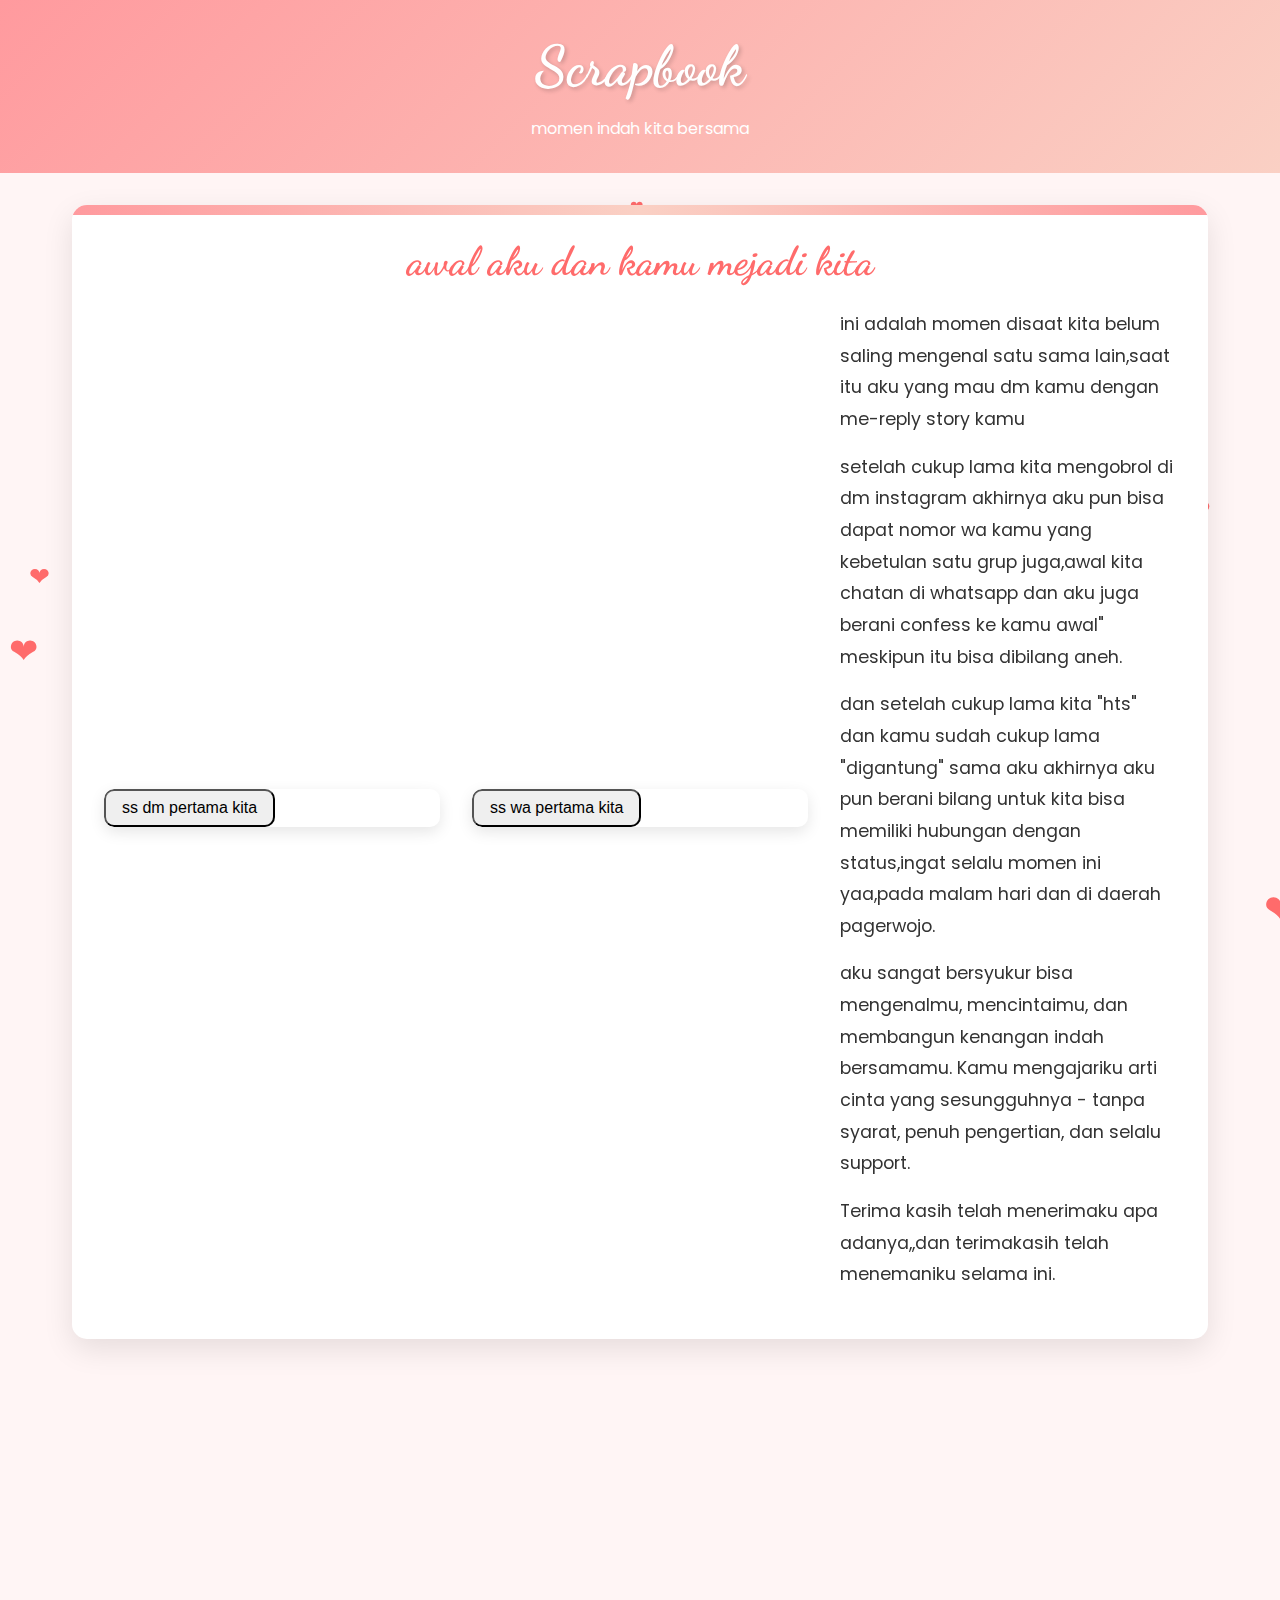
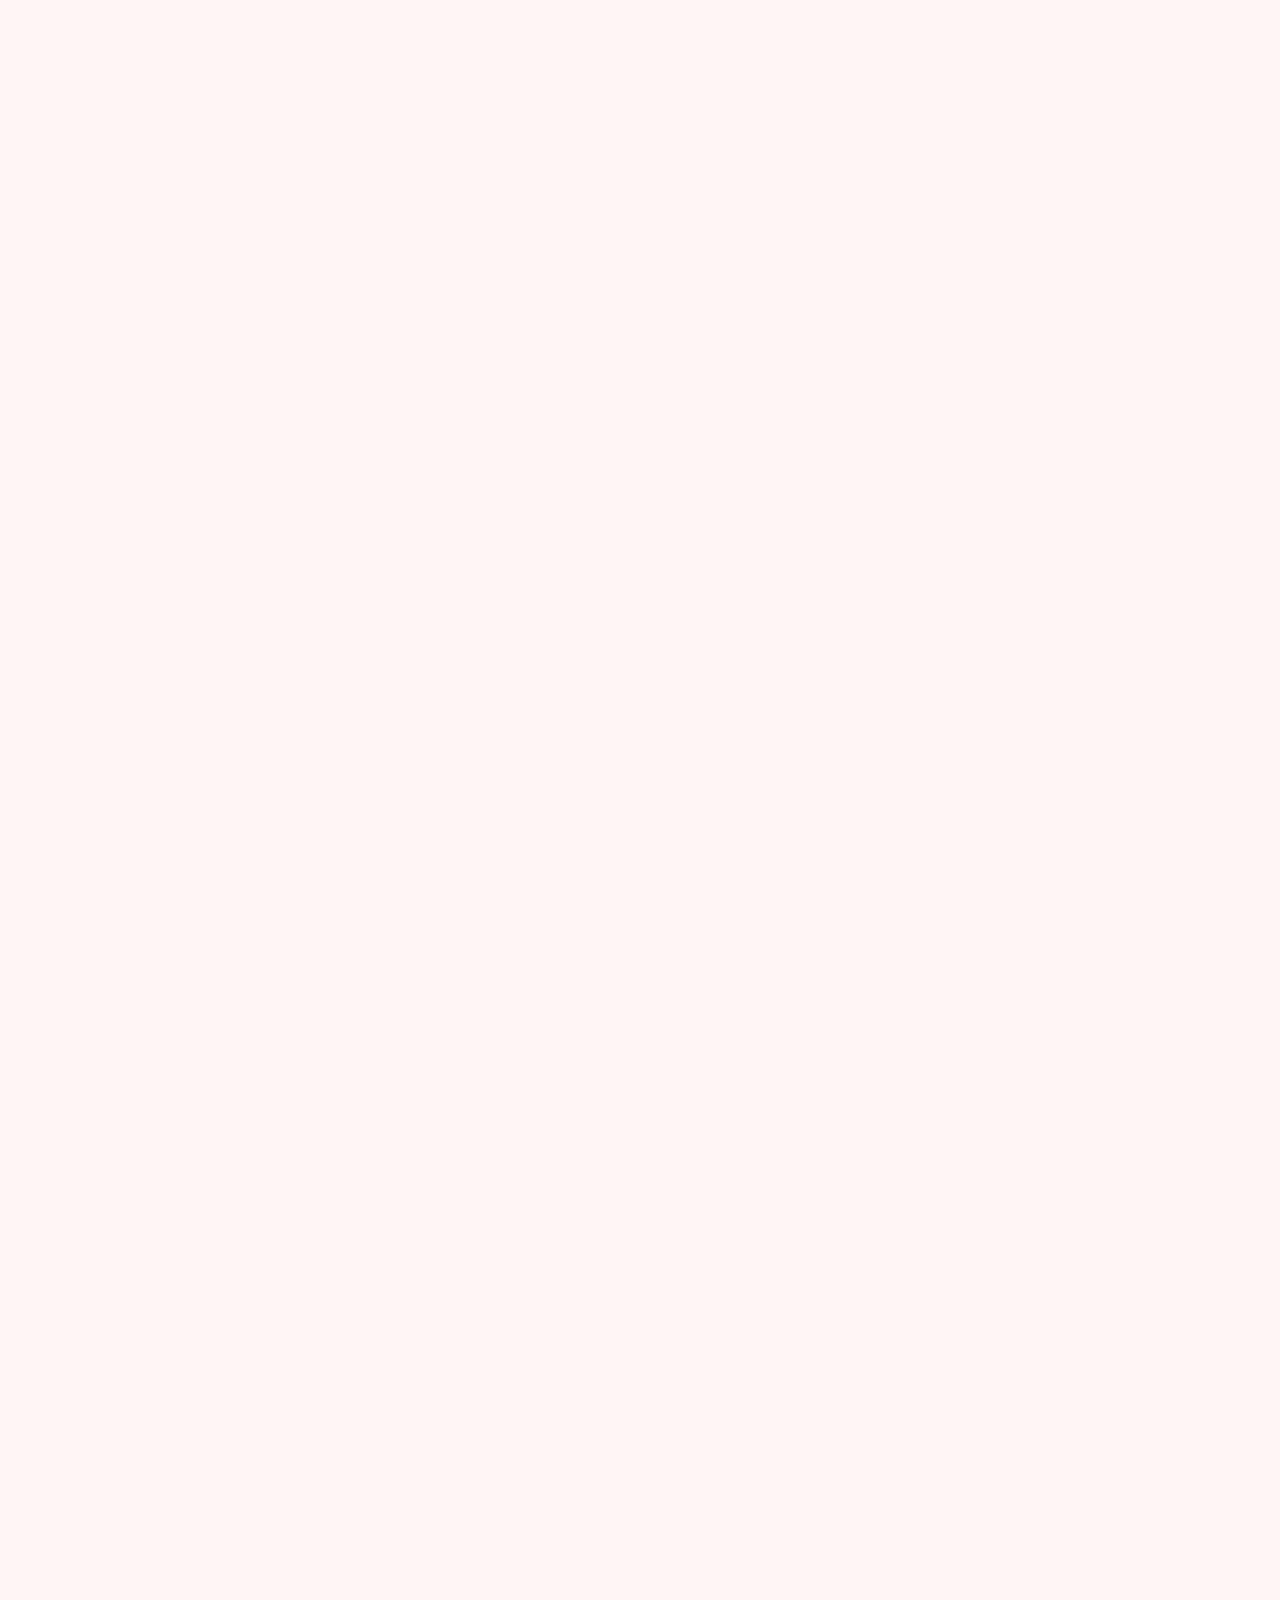
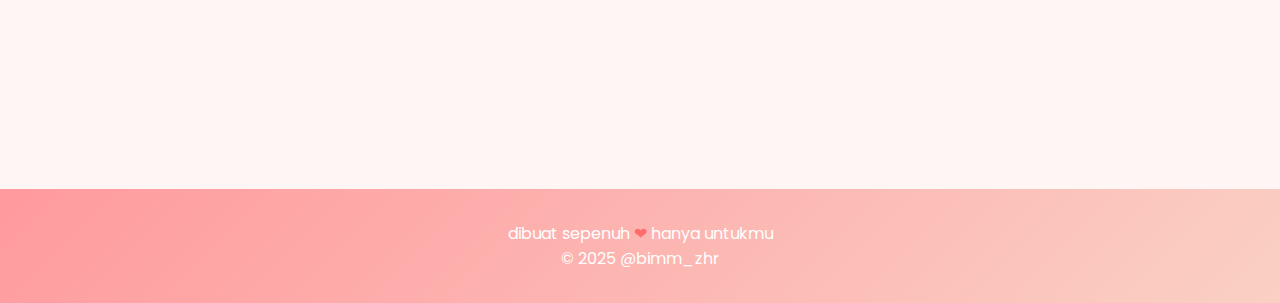
<file: index.html>
<!DOCTYPE html>
<html lang="id">
<head>
    <meta charset="UTF-8">
    <meta name="viewport" content="width=device-width, initial-scale=1.0">
    <title>Scrapbook</title>
    <link rel="stylesheet" href="style.css">
</head>
<body>
    <!-- Hati yang mengambang di background -->
    <div id="hearts-container"></div>

    <header>
        <h1>Scrapbook </h1>
        <p>momen indah kita bersama</p>
    </header>
    
    <div class="container">
        <!-- Halaman 1: Kenangan Pertama -->
        <div class="scrapbook-page hidden">
            <h2 class="page-title">awal aku dan kamu mejadi kita</h2>
            <div class="content">
                <div class="photo">
                    <a href="image/dm ig.jpg" target="_blank">
                        <button type="button" style="padding: 0.5em 1em; font-size: 1rem; cursor: pointer; border-radius: 10px;">
                            ss dm pertama kita
                        </button>
                    </a>
                </div>
                <div class="photo wa">
                    <a href="image/chat wa.jpg." target="_blank">
                        <button type="button" style="padding: 0.5em 1em; font-size: 1rem; cursor: pointer; border-radius: 10px;">
                            ss wa pertama kita
                        </button>
                    </a>
                </div>
                
                <div class="text">
                    <p>ini adalah momen disaat kita belum saling mengenal satu sama lain,saat itu aku yang mau dm kamu dengan me-reply story kamu  </p>
                    <p>setelah cukup lama kita mengobrol di dm instagram akhirnya aku pun bisa dapat nomor wa kamu yang kebetulan satu grup juga,awal kita chatan di whatsapp dan aku juga berani confess ke kamu awal" meskipun itu bisa dibilang aneh.</p>
                    <p>dan setelah cukup lama kita "hts" dan kamu sudah cukup lama "digantung" sama aku akhirnya aku pun berani bilang untuk kita bisa memiliki hubungan dengan status,ingat selalu momen ini yaa,pada malam hari dan di daerah pagerwojo.</p>
                    <p>aku sangat bersyukur bisa mengenalmu, mencintaimu, dan membangun kenangan indah bersamamu. Kamu mengajariku arti cinta yang sesungguhnya - tanpa syarat, penuh pengertian, dan selalu support.</p>
                    <p>Terima kasih telah menerimaku apa adanya,,dan terimakasih telah menemaniku selama ini.</p>
                </div>
            </div>
        </div>
        
        <!-- Halaman 2: Momen Spesial -->
        <div class="scrapbook-page hidden">
            <h2 class="page-title">Momen Kita</h2>
            <div class="content">
                <div class="text">
                    <p>Setiap detik bersamamu adalah hal terindah. Tapi beberapa momen ini benar-benar membekas di hatiku:</p>
                    <ul style="line-height: 2; margin-left: 1.5rem;">
                        <li>Pertama kali kita berpegangan tangan</li>
                        <li>Ketika kamu memberikan aku hadiah disaat hari ulang tahunku</li>
                        <li>Saat kita naik motor bersama dan kamu berpegangan padaku</li>
                        <li>saat kita ngobrol" di kelas setelah latihan drumband,disini banyak sekali momen yang selalu aku ingat</li>
                    </ul>
                    <p>Setiap kenangan bersamamu adalah harta karun yang akan selalu kusimpan di dalam hatiku.</p>
                </div>
                <div class="polaroid">
                    <img src="/image/foto selfie.jpg" alt="Momen Spesial">
                    <p>we drink date </p>
                </div>
                <div class="photo">
                    <a href="/image/video.mp4" target="_blank">
                        <button type="button" style="padding: 0.5em 1em; font-size: 1rem; cursor: pointer; border-radius: 10px;">
                            klik untuk buka video
                        </button>
                    </a>
                </div>
            </div>
        </div>
        
        <!-- Halaman 3: Galeri Kenangan -->
        <div class="scrapbook-page hidden">
            <h2 class="page-title">Galeri</h2>
            <div class="memory-grid">
                <div class="memory-item">
                    <img src="/image/first fotbar.jpg" alt="fotbar pertama">
                    <div class="memory-caption">fotbar pertama kita</div>
                </div>
                <div class="memory-item">
                    <img src="/image/after lomba db.jpg" alt="lomba drumband">
                    <div class="memory-caption">after lomba drumband</div>
                </div>
                <div class="memory-item">
                    <img src="/image/movie date.jpg" alt="movie date">
                    <div class="memory-caption">movie date</div>
                </div>
                <div class="memory-item">
                    <img src="/image/makan makan.jpg" alt="dinner">
                    <div class="memory-caption">dinner</div>
                </div>
            </div>
        </div>
        
        <!-- Halaman 4: Surat Cinta -->
        <div class="scrapbook-page hidden">
            <h2 class="page-title">Untuk Kamu <span class="heartbeat">❤</span></h2>
            <div class="love-letter">
                <p>dear my girlfriend,</p>
                <p>aku mau ngucapin terimakasih banyak untuk semua hal yang telah kamu berikan untukku. terimakasih atas semua waktu, perhatian dan rasa sayang yang telah kamu berikan sampai saat ini.</p>
                <p>terimakasih sudah sabar menghadapi aku, dan sikap aku yang seperti ini, aku juga mau minta maaf ke kamu, maaf kalau alu masih banyak kurangnya, maaf kalau aku sering membuat kesalahan meskipun itu tidak di sengaja, aku tau kamu pasti marah hehe.</p>
                <p>aku janji untuk kedepannya aku akan lebih baik lagi, kamu harus tau kalo kamu itu special di hidup aku, kamu itu sosok paling sempurna di mata aku, aku gaakan takut apapun rintangan di hidup aku kedepannya, asalkan ada kamu aku yakin bisa melewatinya bersama-sama</p>
                <p>jangan tinggalin aku yaa</p>
                <p>i lovee youu moreee every timee</p>
                <div class="signature">bima ardiansyah</div>
            </div>
            <div style="text-align: center;">
                <button class="heart-btn" id="heartBtn">Tekan ini...</button>
            </div>
        </div>
    </div>
    
    <footer>
        <p>dibuat sepenuh <span class="heartbeat">❤</span> hanya untukmu</p>
        <p>© 2025 @bimm_zhr</p>
    </footer>
    
    <script>
        // Membuat hati yang mengambang
        function createHearts() {
            const heartsContainer = document.getElementById('hearts-container');
            const heartCount = 20;
            
            for (let i = 0; i < heartCount; i++) {
                const heart = document.createElement('div');
                heart.innerHTML = '❤';
                heart.classList.add('heart');
                
                // Posisi acak
                heart.style.left = Math.random() * 100 + 'vw';
                heart.style.top = Math.random() * 100 + 'vh';
                
                // Ukuran acak
                const size = Math.random() * 2 + 1;
                heart.style.fontSize = size + 'rem';
                
                // Animasi yang berbeda-beda
                const duration = Math.random() * 3 + 2;
                heart.style.animation = `float ${duration}s ease-in-out infinite`;
                
                heartsContainer.appendChild(heart);
            }
        }
        
        // Animasi scroll
        function checkScroll() {
            const pages = document.querySelectorAll('.scrapbook-page');
            
            pages.forEach(page => {
                const pageTop = page.getBoundingClientRect().top;
                const windowHeight = window.innerHeight;
                
                if (pageTop < windowHeight - 100) {
                    page.classList.add('show');
                }
            });
        }
        
        // Tombol spesial
        document.getElementById('heartBtn').addEventListener('click', function() {
            this.innerHTML = 'i lovee uuu distyyy <span class="heartbeat">❤</span>';
            this.style.backgroundColor = '#ff4757';
            
            // Buat efek confetti hati
            for (let i = 0; i < 50; i++) {
                const heart = document.createElement('div');
                heart.innerHTML = '❤';
                heart.style.position = 'fixed';
                heart.style.fontSize = (Math.random() * 20 + 10) + 'px';
                heart.style.color = `hsl(${Math.random() * 60 + 330}, 100%, 70%)`;
                heart.style.left = Math.random() * 100 + 'vw';
                heart.style.top = '80vh';
                heart.style.zIndex = '9999';
                heart.style.pointerEvents = 'none';
                heart.style.animation = `heart-fall ${Math.random() * 3 + 2}s linear forwards`;
                
                // Tambahkan animasi jatuh
                const keyframes = `
                    @keyframes heart-fall {
                        to {
                            transform: translateY(-100vh) translateX(${Math.random() * 200 - 100}px) rotate(${Math.random() * 360}deg);
                            opacity: 0;
                        }
                    }
                `;
                
                const styleEl = document.createElement('style');
                styleEl.innerHTML = keyframes;
                document.head.appendChild(styleEl);
                
                document.body.appendChild(heart);
                
                // Hapus setelah animasi selesai
                setTimeout(() => {
                    heart.remove();
                    styleEl.remove();
                }, 3000);
            }
        });
        
        // Inisialisasi
        window.addEventListener('load', () => {
            createHearts();
            checkScroll(); // Untuk menampilkan halaman pertama saat load
        });
        
        window.addEventListener('scroll', checkScroll);
    </script>
</body>
</html>
</file>
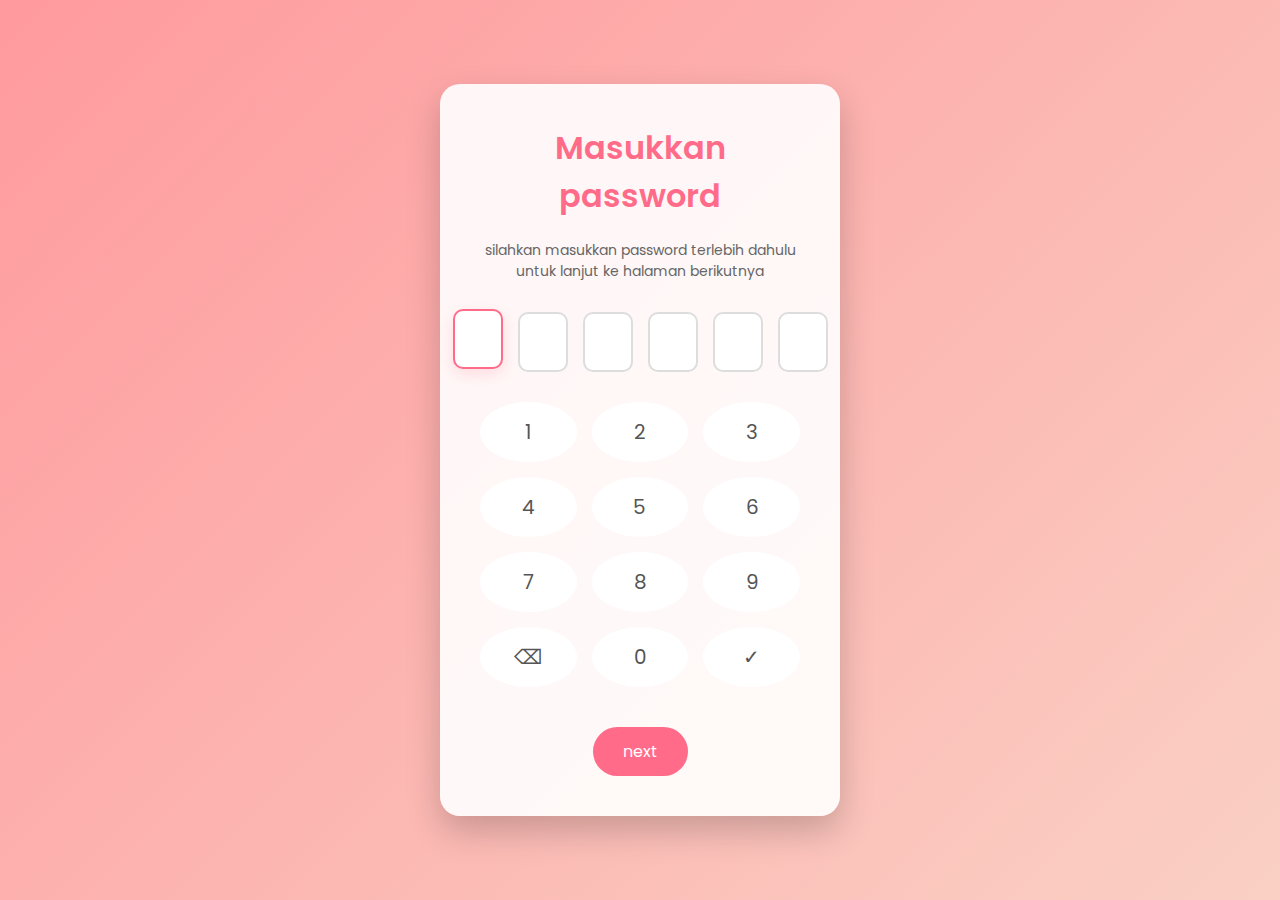
<file: index1.html>
<!DOCTYPE html>
<html lang="en">
<head>
    <meta charset="UTF-8">
    <meta name="viewport" content="width=device-width, initial-scale=1.0">
    <title>something special</title>
    <style>
        @import url('https://fonts.googleapis.com/css2?family=Poppins:wght@300;400;600&display=swap');
        
        * {
            margin: 0;
            padding: 0;
            box-sizing: border-box;
            font-family: 'Poppins', sans-serif;
        }
        
        body {
            background: linear-gradient(135deg, #ff9a9e 0%, #fad0c4 100%);
            height: 100vh;
            display: flex;
            justify-content: center;
            align-items: center;
            overflow: hidden;
        }
        
        .container {
            background-color: rgba(255, 255, 255, 0.9);
            border-radius: 20px;
            box-shadow: 0 15px 35px rgba(0, 0, 0, 0.2);
            padding: 40px;
            width: 90%;
            max-width: 400px;
            text-align: center;
            position: relative;
            overflow: hidden;
        }
        
        h1 {
            color: #ff6b88;
            margin-bottom: 20px;
            font-weight: 600;
        }
        
        .message {
            color: #666;
            margin-bottom: 30px;
            font-size: 14px;
        }
        
        .pin-container {
            display: flex;
            justify-content: center;
            margin-bottom: 30px;
            gap: 15px;
        }
        
        .pin-digit {
            width: 50px;
            height: 60px;
            border: 2px solid #ddd;
            border-radius: 10px;
            font-size: 24px;
            text-align: center;
            transition: all 0.3s ease;
        }
        
        .pin-digit:focus {
            outline: none;
            border-color: #ff6b88;
            box-shadow: 0 5px 15px rgba(255, 107, 136, 0.2);
            transform: translateY(-3px);
        }
        
        .pin-digit.filled {
            border-color: #ff6b88;
            animation: pulse 0.5s;
        }
        
        @keyframes pulse {
            0% { transform: scale(1); }
            50% { transform: scale(1.1); }
            100% { transform: scale(1); }
        }
        
        .keypad {
            display: grid;
            grid-template-columns: repeat(3, 1fr);
            gap: 15px;
            margin-bottom: 20px;
        }
        
        .key {
            background: white;
            border: none;
            border-radius: 50%;
            height: 60px;
            font-size: 20px;
            color: #555;
            cursor: pointer;
            transition: all 0.3s ease;
        }
        
        .key:hover {
            background: #ff6b88;
            color: white;
            transform: translateY(-3px);
        }
        
        .submit-btn {
            background: #ff6b88;
            color: white;
            border: none;
            padding: 12px 30px;
            border-radius: 30px;
            font-size: 16px;
            cursor: pointer;
            transition: all 0.3s ease;
        }
        
        .submit-btn:hover {
            transform: translateY(-3px);
        }
        
        .error-message {
            color: #ff4757;
            margin-top: 10px;
            font-size: 14px;
            height: 20px;
        }
        
        @keyframes shake {
            0%, 100% { transform: translateX(0); }
            20%, 60% { transform: translateX(-10px); }
            40%, 80% { transform: translateX(10px); }
        }
        
        .shake {
            animation: shake 0.5s;
        }
        
        .confetti {
            position: fixed;
            width: 100%;
            height: 100%;
            top: 0;
            left: 0;
            pointer-events: none;
            z-index: 1000;
            display: none;
        }
    </style>
</head>
<body>
    <div class="container" id="container">
        <h1>Masukkan password</h1>
        <p class="message">silahkan masukkan password terlebih dahulu untuk lanjut ke halaman berikutnya</p>
        
        <div class="pin-container">
            <input type="password" class="pin-digit" maxlength="1" data-index="0">
            <input type="password" class="pin-digit" maxlength="1" data-index="1">
            <input type="password" class="pin-digit" maxlength="1" data-index="2">
            <input type="password" class="pin-digit" maxlength="1" data-index="3">
            <input type="password" class="pin-digit" maxlength="1" data-index="4">
            <input type="password" class="pin-digit" maxlength="1" data-index="5">
        </div>
        
        <div class="keypad">
            <button class="key" data-value="1">1</button>
            <button class="key" data-value="2">2</button>
            <button class="key" data-value="3">3</button>
            <button class="key" data-value="4">4</button>
            <button class="key" data-value="5">5</button>
            <button class="key" data-value="6">6</button>
            <button class="key" data-value="7">7</button>
            <button class="key" data-value="8">8</button>
            <button class="key" data-value="9">9</button>
            <button class="key" data-value="clear">⌫</button>
            <button class="key" data-value="0">0</button>
            <button class="key" data-value="submit">✓</button>
        </div>
        
        <div class="error-message" id="error-message"></div>
        
        <button class="submit-btn" id="submit-btn">next</button>
    </div>
    
    <div class="confetti" id="confetti"></div>
    
    <script>
        document.addEventListener('DOMContentLoaded', function() {
            const pinDigits = document.querySelectorAll('.pin-digit');
            const keys = document.querySelectorAll('.key');
            const submitBtn = document.getElementById('submit-btn');
            const errorMessage = document.getElementById('error-message');
            const container = document.getElementById('container');
            const confetti = document.getElementById('confetti');
            
            let currentIndex = 0;
            const correctPin = '260425';
            let enteredPin = '';
            
            // Handle keypad clicks
            keys.forEach(key => {
                key.addEventListener('click', function() {
                    const value = this.getAttribute('data-value');
                    
                    if (value === 'clear') {
                        if (currentIndex > 0) {
                            currentIndex--;
                            pinDigits[currentIndex].value = '';
                            pinDigits[currentIndex].classList.remove('filled');
                            enteredPin = enteredPin.slice(0, -1);
                        }
                    } else if (value === 'submit') {
                        checkPin();
                    } else if (currentIndex < 6) {
                        pinDigits[currentIndex].value = value;
                        pinDigits[currentIndex].classList.add('filled');
                        enteredPin += value;
                        currentIndex++;
                        
                        // Auto submit if last digit entered
                        if (currentIndex === 6) {
                            checkPin();
                        } else if (currentIndex < 6) {
                            pinDigits[currentIndex].focus();
                        }
                    }
                });
            });
            
            // Handle direct input
            pinDigits.forEach((digit, index) => {
                digit.addEventListener('input', function() {
                    if (this.value.length === 1) {
                        this.classList.add('filled');
                        enteredPin = enteredPin.substring(0, index) + this.value;
                        
                        if (index < 5) {
                            pinDigits[index + 1].focus();
                            currentIndex = index + 1;
                        } else {
                            currentIndex = 6;
                            checkPin();
                        }
                    }
                });
                
                digit.addEventListener('keydown', function(e) {
                    if (e.key === 'Backspace' && this.value.length === 0 && index > 0) {
                        pinDigits[index - 1].focus();
                        pinDigits[index - 1].classList.remove('filled');
                        currentIndex = index - 1;
                        enteredPin = enteredPin.substring(0, index - 1);
                    }
                });
            });
            
            // Submit button handler
            submitBtn.addEventListener('click', checkPin);
            
            // Check if the pin is correct
            function checkPin() {
                if (enteredPin.length === 6) {
                    if (enteredPin === correctPin) {
                        // Correct pin
                        errorMessage.textContent = '';
                        showConfetti();
                        
                        // Redirect after animation
                        setTimeout(() => {
                            window.location.href = 'index.html';
                        }, 2000);
                    } else {
                        // Wrong pin
                        errorMessage.textContent = 'password salah, coba lagi';
                        container.classList.add('shake');
                        setTimeout(() => {
                            container.classList.remove('shake');
                        }, 500);
                        
                        // Clear fields
                        pinDigits.forEach(digit => {
                            digit.value = '';
                            digit.classList.remove('filled');
                        });
                        currentIndex = 0;
                        enteredPin = '';
                        pinDigits[0].focus();
                    }
                } else {
                    errorMessage.textContent = 'silahkan masukkan password terlebih dahulu';
                }
            }
            
            // Show confetti animation
            function showConfetti() {
                confetti.style.display = 'block';
                for (let i = 0; i < 100; i++) {
                    const particle = document.createElement('div');
                    particle.style.position = 'absolute';
                    particle.style.width = '10px';
                    particle.style.height = '10px';
                    particle.style.backgroundColor = `hsl(${Math.random() * 360}, 100%, 50%)`;
                    particle.style.borderRadius = '50%';
                    particle.style.left = Math.random() * 100 + 'vw';
                    particle.style.top = '-10px';
                    particle.style.opacity = '0.8';
                    
                    const animationDuration = Math.random() * 3 + 2;
                    particle.style.animation = `fall ${animationDuration}s linear forwards`;
                    
                    // Add animation
                    const style = document.createElement('style');
                    style.innerHTML = `
                        @keyframes fall {
                            to {
                                transform: translateY(100vh) rotate(${Math.random() * 360}deg);
                                opacity: 0;
                            }
                        }
                    `;
                    document.head.appendChild(style);
                    
                    confetti.appendChild(particle);
                }
            }
            
            // Auto focus first digit on load
            pinDigits[0].focus();
        });
    </script>
</body>
</html>
</file>
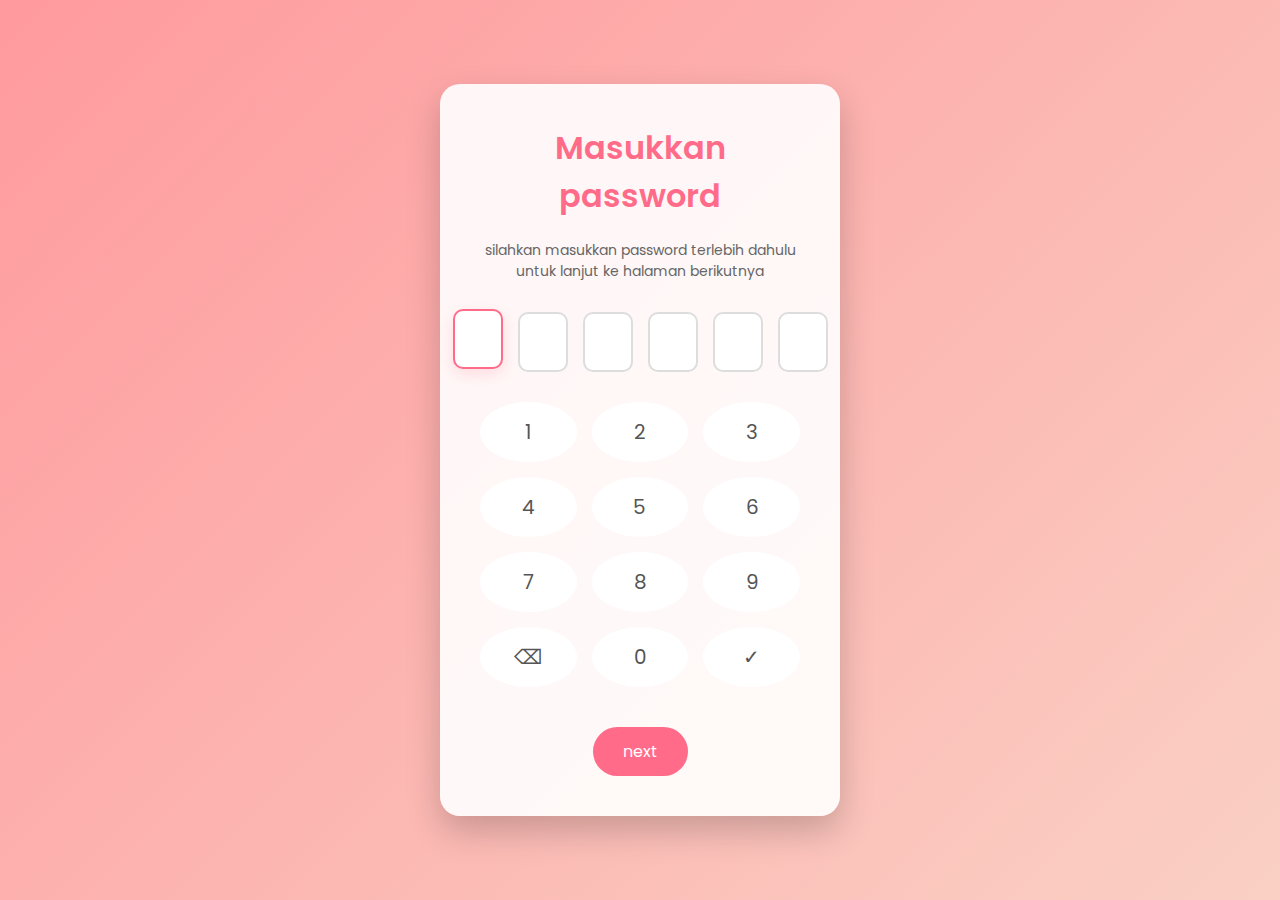
<file: password.html>
<!DOCTYPE html>
<html lang="en">
<head>
    <meta charset="UTF-8">
    <meta name="viewport" content="width=device-width, initial-scale=1.0">
    <title>something special</title>
    <style>
        @import url('https://fonts.googleapis.com/css2?family=Poppins:wght@300;400;600&display=swap');
        
        * {
            margin: 0;
            padding: 0;
            box-sizing: border-box;
            font-family: 'Poppins', sans-serif;
        }
        
        body {
            background: linear-gradient(135deg, #ff9a9e 0%, #fad0c4 100%);
            height: 100vh;
            display: flex;
            justify-content: center;
            align-items: center;
            overflow: hidden;
        }
        
        .container {
            background-color: rgba(255, 255, 255, 0.9);
            border-radius: 20px;
            box-shadow: 0 15px 35px rgba(0, 0, 0, 0.2);
            padding: 40px;
            width: 90%;
            max-width: 400px;
            text-align: center;
            position: relative;
            overflow: hidden;
        }
        
        h1 {
            color: #ff6b88;
            margin-bottom: 20px;
            font-weight: 600;
        }
        
        .message {
            color: #666;
            margin-bottom: 30px;
            font-size: 14px;
        }
        
        .pin-container {
            display: flex;
            justify-content: center;
            margin-bottom: 30px;
            gap: 15px;
        }
        
        .pin-digit {
            width: 50px;
            height: 60px;
            border: 2px solid #ddd;
            border-radius: 10px;
            font-size: 24px;
            text-align: center;
            transition: all 0.3s ease;
        }
        
        .pin-digit:focus {
            outline: none;
            border-color: #ff6b88;
            box-shadow: 0 5px 15px rgba(255, 107, 136, 0.2);
            transform: translateY(-3px);
        }
        
        .pin-digit.filled {
            border-color: #ff6b88;
            animation: pulse 0.5s;
        }
        
        @keyframes pulse {
            0% { transform: scale(1); }
            50% { transform: scale(1.1); }
            100% { transform: scale(1); }
        }
        
        .keypad {
            display: grid;
            grid-template-columns: repeat(3, 1fr);
            gap: 15px;
            margin-bottom: 20px;
        }
        
        .key {
            background: white;
            border: none;
            border-radius: 50%;
            height: 60px;
            font-size: 20px;
            color: #555;
            cursor: pointer;
            transition: all 0.3s ease;
        }
        
        .key:hover {
            background: #ff6b88;
            color: white;
            transform: translateY(-3px);
        }
        
        .submit-btn {
            background: #ff6b88;
            color: white;
            border: none;
            padding: 12px 30px;
            border-radius: 30px;
            font-size: 16px;
            cursor: pointer;
            transition: all 0.3s ease;
        }
        
        .submit-btn:hover {
            transform: translateY(-3px);
        }
        
        .error-message {
            color: #ff4757;
            margin-top: 10px;
            font-size: 14px;
            height: 20px;
        }
        
        @keyframes shake {
            0%, 100% { transform: translateX(0); }
            20%, 60% { transform: translateX(-10px); }
            40%, 80% { transform: translateX(10px); }
        }
        
        .shake {
            animation: shake 0.5s;
        }
        
        .confetti {
            position: fixed;
            width: 100%;
            height: 100%;
            top: 0;
            left: 0;
            pointer-events: none;
            z-index: 1000;
            display: none;
        }
    </style>
</head>
<body>
    <div class="container" id="container">
        <h1>Masukkan password</h1>
        <p class="message">silahkan masukkan password terlebih dahulu untuk lanjut ke halaman berikutnya</p>
        
        <div class="pin-container">
            <input type="password" class="pin-digit" maxlength="1" data-index="0">
            <input type="password" class="pin-digit" maxlength="1" data-index="1">
            <input type="password" class="pin-digit" maxlength="1" data-index="2">
            <input type="password" class="pin-digit" maxlength="1" data-index="3">
            <input type="password" class="pin-digit" maxlength="1" data-index="4">
            <input type="password" class="pin-digit" maxlength="1" data-index="5">
        </div>
        
        <div class="keypad">
            <button class="key" data-value="1">1</button>
            <button class="key" data-value="2">2</button>
            <button class="key" data-value="3">3</button>
            <button class="key" data-value="4">4</button>
            <button class="key" data-value="5">5</button>
            <button class="key" data-value="6">6</button>
            <button class="key" data-value="7">7</button>
            <button class="key" data-value="8">8</button>
            <button class="key" data-value="9">9</button>
            <button class="key" data-value="clear">⌫</button>
            <button class="key" data-value="0">0</button>
            <button class="key" data-value="submit">✓</button>
        </div>
        
        <div class="error-message" id="error-message"></div>
        
        <button class="submit-btn" id="submit-btn">next</button>
    </div>
    
    <div class="confetti" id="confetti"></div>
    
    <script>
        document.addEventListener('DOMContentLoaded', function() {
            const pinDigits = document.querySelectorAll('.pin-digit');
            const keys = document.querySelectorAll('.key');
            const submitBtn = document.getElementById('submit-btn');
            const errorMessage = document.getElementById('error-message');
            const container = document.getElementById('container');
            const confetti = document.getElementById('confetti');
            
            let currentIndex = 0;
            const correctPin = '260425';
            let enteredPin = '';
            
            // Handle keypad clicks
            keys.forEach(key => {
                key.addEventListener('click', function() {
                    const value = this.getAttribute('data-value');
                    
                    if (value === 'clear') {
                        if (currentIndex > 0) {
                            currentIndex--;
                            pinDigits[currentIndex].value = '';
                            pinDigits[currentIndex].classList.remove('filled');
                            enteredPin = enteredPin.slice(0, -1);
                        }
                    } else if (value === 'submit') {
                        checkPin();
                    } else if (currentIndex < 6) {
                        pinDigits[currentIndex].value = value;
                        pinDigits[currentIndex].classList.add('filled');
                        enteredPin += value;
                        currentIndex++;
                        
                        // Auto submit if last digit entered
                        if (currentIndex === 6) {
                            checkPin();
                        } else if (currentIndex < 6) {
                            pinDigits[currentIndex].focus();
                        }
                    }
                });
            });
            
            // Handle direct input
            pinDigits.forEach((digit, index) => {
                digit.addEventListener('input', function() {
                    if (this.value.length === 1) {
                        this.classList.add('filled');
                        enteredPin = enteredPin.substring(0, index) + this.value;
                        
                        if (index < 5) {
                            pinDigits[index + 1].focus();
                            currentIndex = index + 1;
                        } else {
                            currentIndex = 6;
                            checkPin();
                        }
                    }
                });
                
                digit.addEventListener('keydown', function(e) {
                    if (e.key === 'Backspace' && this.value.length === 0 && index > 0) {
                        pinDigits[index - 1].focus();
                        pinDigits[index - 1].classList.remove('filled');
                        currentIndex = index - 1;
                        enteredPin = enteredPin.substring(0, index - 1);
                    }
                });
            });
            
            // Submit button handler
            submitBtn.addEventListener('click', checkPin);
            
            // Check if the pin is correct
            function checkPin() {
                if (enteredPin.length === 6) {
                    if (enteredPin === correctPin) {
                        // Correct pin
                        errorMessage.textContent = '';
                        showConfetti();
                        
                        // Redirect after animation
                        setTimeout(() => {
                            window.location.href = 'index.html';
                        }, 2000);
                    } else {
                        // Wrong pin
                        errorMessage.textContent = 'password salah, coba lagi';
                        container.classList.add('shake');
                        setTimeout(() => {
                            container.classList.remove('shake');
                        }, 500);
                        
                        // Clear fields
                        pinDigits.forEach(digit => {
                            digit.value = '';
                            digit.classList.remove('filled');
                        });
                        currentIndex = 0;
                        enteredPin = '';
                        pinDigits[0].focus();
                    }
                } else {
                    errorMessage.textContent = 'silahkan masukkan password terlebih dahulu';
                }
            }
            
            // Show confetti animation
            function showConfetti() {
                confetti.style.display = 'block';
                for (let i = 0; i < 100; i++) {
                    const particle = document.createElement('div');
                    particle.style.position = 'absolute';
                    particle.style.width = '10px';
                    particle.style.height = '10px';
                    particle.style.backgroundColor = `hsl(${Math.random() * 360}, 100%, 50%)`;
                    particle.style.borderRadius = '50%';
                    particle.style.left = Math.random() * 100 + 'vw';
                    particle.style.top = '-10px';
                    particle.style.opacity = '0.8';
                    
                    const animationDuration = Math.random() * 3 + 2;
                    particle.style.animation = `fall ${animationDuration}s linear forwards`;
                    
                    // Add animation
                    const style = document.createElement('style');
                    style.innerHTML = `
                        @keyframes fall {
                            to {
                                transform: translateY(100vh) rotate(${Math.random() * 360}deg);
                                opacity: 0;
                            }
                        }
                    `;
                    document.head.appendChild(style);
                    
                    confetti.appendChild(particle);
                }
            }
            
            // Auto focus first digit on load
            pinDigits[0].focus();
        });
    </script>
</body>
</html>
</file>
<file: style.css>
@import url('https://fonts.googleapis.com/css2?family=Dancing+Script:wght@700&family=Poppins:wght@300;400;600&display=swap');
        
        * {
            margin: 0;
            padding: 0;
            box-sizing: border-box;
        }
        
        body {
            font-family: 'Poppins', sans-serif;
            background-color: #fff5f5;
            color: #333;
            overflow-x: hidden;
        }
        
        .heart {
            position: fixed;
            font-size: 1.5rem;
            color: #ff6b6b;
            animation: float 5s ease-in-out infinite;
            z-index: -1;
        }
        
        @keyframes float {
            0%, 100% {
                transform: translateY(0) rotate(0deg);
            }
            50% {
                transform: translateY(-20px) rotate(10deg);
            }
        }
        
        header {
            text-align: center;
            padding: 2rem 0;
            background: linear-gradient(135deg, #ff9a9e 0%, #fad0c4 100%);
            color: white;
            position: relative;
            overflow: hidden;
        }
        
        header h1 {
            font-family: 'Dancing Script', cursive;
            font-size: 3.5rem;
            margin-bottom: 1rem;
            text-shadow: 2px 2px 4px rgba(0, 0, 0, 0.2);
            animation: fadeIn 2s ease-in-out;
        }
        
        @keyframes fadeIn {
            from { opacity: 0; transform: translateY(-20px); }
            to { opacity: 1; transform: translateY(0); }
        }
        
        .container {
            max-width: 1200px;
            margin: 0 auto;
            padding: 2rem;
        }
        
        .scrapbook-page {
            background-color: white;
            border-radius: 15px;
            box-shadow: 0 10px 30px rgba(0, 0, 0, 0.1);
            padding: 2rem;
            margin-bottom: 3rem;
            position: relative;
            overflow: hidden;
            transition: transform 0.5s ease;
        }
        
        .scrapbook-page:hover {
            transform: translateY(-10px);
        }
        
        .scrapbook-page::before {
            content: '';
            position: absolute;
            top: 0;
            left: 0;
            width: 100%;
            height: 10px;
            background: linear-gradient(90deg, #ff9a9e, #fad0c4, #ff9a9e);
        }
        
        .page-title {
            font-family: 'Dancing Script', cursive;
            color: #ff6b6b;
            margin-bottom: 1.5rem;
            font-size: 2.5rem;
            text-align: center;
        }
        
        .content {
            display: flex;
            flex-wrap: wrap;
            gap: 2rem;
            align-items: center;
        }
        
        .photo {
            flex: 1;
            min-width: none;
            border-radius: 10px;
            overflow: hidden;
            box-shadow: 0 5px 15px rgba(0, 0, 0, 0.1);
            transition: transform 0.5s ease;
        }
        
        .photo:hover {
            transform: scale(1.05);
        }
        
        .photo img {
            width: 100%;
            height: auto;
            display: block;
            transition: transform 0.5s ease;
        }
        
        .photo img:hover {
            transform: scale(1.1);
        }
        
        .text {
            flex: 1;
            min-width: 300px;
        }
        
        .text p {
            line-height: 1.8;
            margin-bottom: 1rem;
            font-size: 1.1rem;
        }
        
        .polaroid {
            background: white;
            padding: 1rem 1rem 2rem 1rem;
            box-shadow: 0 5px 15px rgba(0, 0, 0, 0.1);
            transform: rotate(-5deg);
            transition: transform 0.5s ease;
            margin: 0 auto;
            width: fit-content;
        }
        
        .polaroid:hover {
            transform: rotate(0deg) scale(1.05);
        }
        
        .polaroid img {
            width: 250px;
            height: 250px;
            object-fit: cover;
            display: block;
            margin-bottom: 1rem;
        }
        
        .polaroid p {
            font-family: 'Dancing Script', cursive;
            text-align: center;
            color: #666;
        }

        
        .memory-grid {
            display: grid;
            grid-template-columns: repeat(auto-fill, minmax(250px, 1fr));
            gap: 1.5rem;
            margin-top: 2rem;
        }
        
        .memory-item {
            position: relative;
            border-radius: 10px;
            overflow: hidden;
            height: 250px;
            box-shadow: 0 5px 15px rgba(0, 0, 0, 0.1);
        }
        
        .memory-item img {
            width: 100%;
            height: 100%;
            object-fit: cover;
            transition: transform 0.5s ease;
        }
        
        .memory-item:hover img {
            transform: scale(1.1);
        }
        
        .memory-caption {
            position: absolute;
            bottom: 0;
            left: 0;
            right: 0;
            background: rgba(0, 0, 0, 0.7);
            color: white;
            padding: 1rem;
            transform: translateY(100%);
            transition: transform 0.3s ease;
        }
        
        .memory-item:hover .memory-caption {
            transform: translateY(0);
        }
        
        .love-letter {
            background: linear-gradient(135deg, #f5f7fa 0%, #fad0c4 100%);
            padding: 2rem;
            border-radius: 10px;
            position: relative;
            margin-top: 2rem;
            transform-style: preserve-3d;
            transform: perspective(1000px) rotateY(0deg);
            transition: transform 0.8s ease;
        }
        
        .love-letter:hover {
            transform: perspective(1000px) rotateY(10deg);
        }
        
        .love-letter::before {
            content: '';
            position: absolute;
            top: 0;
            left: 0;
            width: 100%;
            height: 100%;
            background: url('https://www.transparenttextures.com/patterns/cream-paper.png');
            opacity: 0.3;
            pointer-events: none;
        }
        
        .love-letter p {
            font-family: 'Dancing Script', cursive;
            font-size: 1.3rem;
            line-height: 1.8;
            margin-bottom: 1rem;
            position: relative;
        }
        
        .signature {
            font-family: 'Dancing Script', cursive;
            font-size: 2rem;
            text-align: right;
            margin-top: 2rem;
            color: #ff6b6b;
        }
        
        footer {
            text-align: center;
            padding: 2rem;
            background: linear-gradient(135deg, #ff9a9e 0%, #fad0c4 100%);
            color: white;
        }
        
        .heart-btn {
            background: #ff6b6b;
            color: white;
            border: none;
            padding: 1rem 2rem;
            font-size: 1.2rem;
            border-radius: 50px;
            cursor: pointer;
            margin-top: 2rem;
            transition: all 0.3s ease;
            box-shadow: 0 5px 15px rgba(255, 107, 107, 0.4);
        }
        
        .heart-btn:hover {
            transform: translateY(-5px);
            box-shadow: 0 10px 20px rgba(255, 107, 107, 0.6);
        }
        
        .hidden {
            opacity: 0;
            transform: translateY(20px);
            transition: all 1s ease;
        }
        
        .show {
            opacity: 1;
            transform: translateY(0);
        }
        
        @media (max-width: 768px) {
            .content {
                flex-direction: column;
            }
            
            .page-title {
                font-size: 2rem;
            }
            
            header h1 {
                font-size: 2.5rem;
            }
        }
        
        /* Animasi khusus */
        @keyframes heartbeat {
            0% { transform: scale(1); }
            25% { transform: scale(1.1); }
            50% { transform: scale(1); }
            75% { transform: scale(1.1); }
            100% { transform: scale(1); }
        }
        
        .heartbeat {
            animation: heartbeat 1.5s infinite;
            display: inline-block;
            color: #ff6b6b;
        }
</file>
